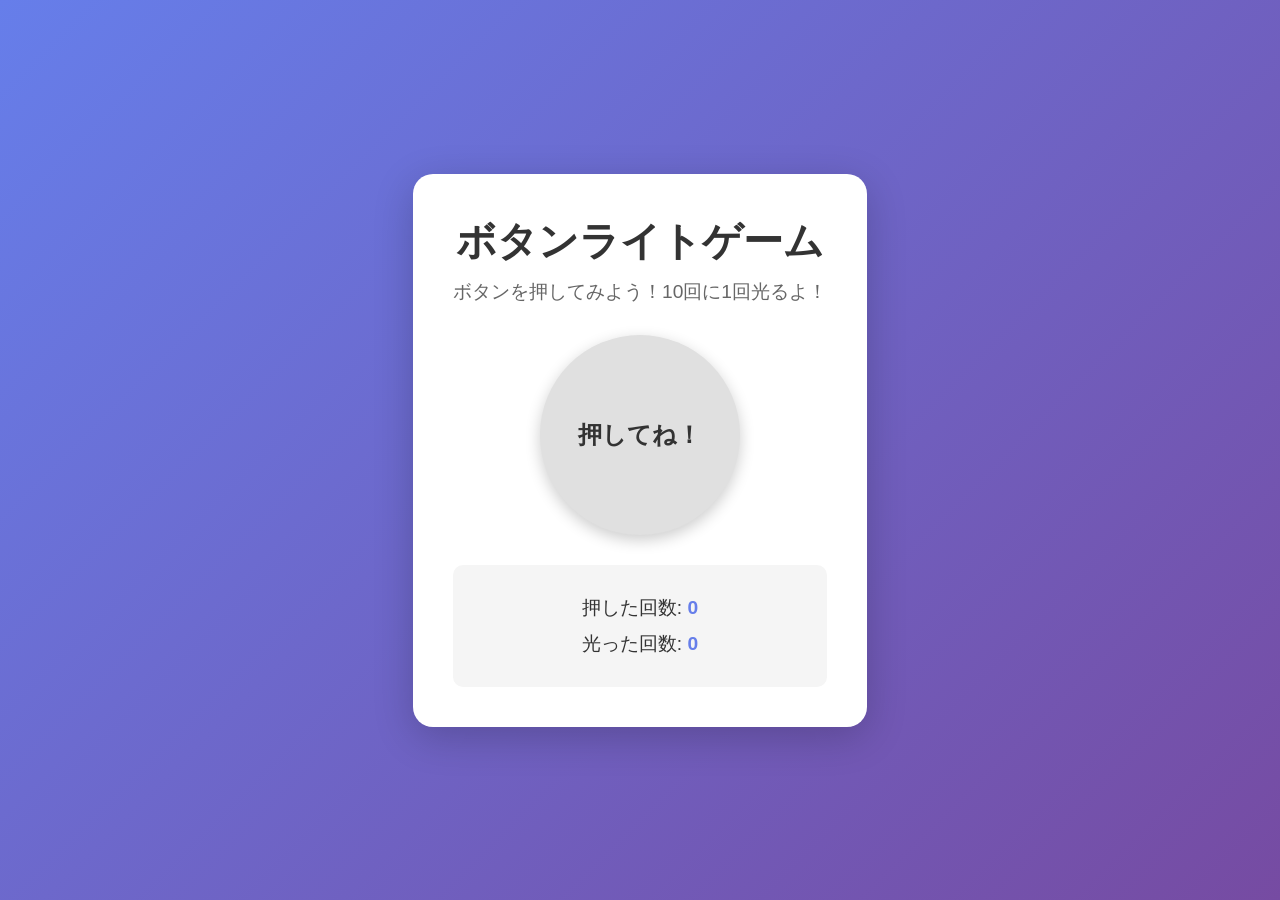
<file: index.html>
<!DOCTYPE html>
<html lang="ja">
<head>
    <meta charset="UTF-8">
    <meta name="viewport" content="width=device-width, initial-scale=1.0">
    <title>ボタンライトゲーム</title>
    <link rel="stylesheet" href="style.css">
</head>
<body>
    <div class="container">
        <h1>ボタンライトゲーム</h1>
        <p class="instruction">ボタンを押してみよう！10回に1回光るよ！</p>
        <button id="gameButton" class="game-button">押してね！</button>
        <div class="stats">
            <p>押した回数: <span id="clickCount">0</span></p>
            <p>光った回数: <span id="lightCount">0</span></p>
        </div>
    </div>
    <script src="script.js"></script>
</body>
</html>
</file>
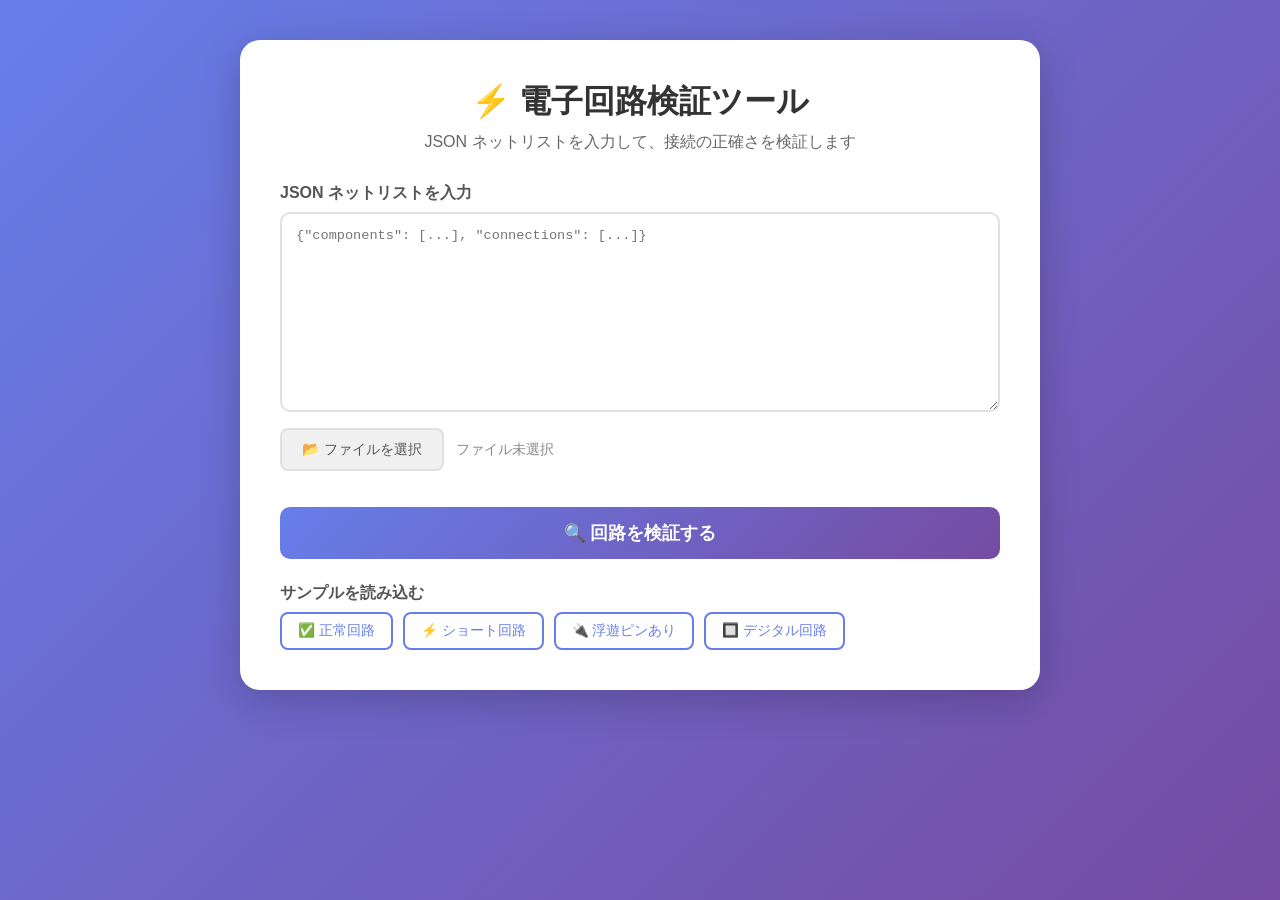
<file: circuit-verifier.html>
<!DOCTYPE html>
<html lang="ja">
<head>
    <meta charset="UTF-8">
    <meta name="viewport" content="width=device-width, initial-scale=1.0">
    <title>電子回路検証ツール</title>
    <style>
        * {
            margin: 0;
            padding: 0;
            box-sizing: border-box;
        }

        body {
            font-family: 'Arial', sans-serif;
            background: linear-gradient(135deg, #667eea 0%, #764ba2 100%);
            min-height: 100vh;
            display: flex;
            justify-content: center;
            align-items: flex-start;
            padding: 40px 20px;
        }

        .container {
            background: white;
            padding: 40px;
            border-radius: 20px;
            box-shadow: 0 10px 40px rgba(0, 0, 0, 0.2);
            width: 100%;
            max-width: 800px;
        }

        h1 {
            color: #333;
            margin-bottom: 8px;
            font-size: 2em;
            text-align: center;
        }

        .subtitle {
            color: #666;
            font-size: 1em;
            text-align: center;
            margin-bottom: 30px;
        }

        .section-title {
            font-size: 1em;
            color: #555;
            font-weight: bold;
            margin-bottom: 8px;
        }

        .input-section {
            margin-bottom: 20px;
        }

        textarea {
            width: 100%;
            height: 200px;
            padding: 14px;
            border: 2px solid #e0e0e0;
            border-radius: 10px;
            font-family: 'Courier New', monospace;
            font-size: 0.85em;
            resize: vertical;
            transition: border-color 0.3s;
            color: #333;
        }

        textarea:focus {
            outline: none;
            border-color: #667eea;
        }

        .file-row {
            display: flex;
            align-items: center;
            gap: 12px;
            margin-top: 12px;
            flex-wrap: wrap;
        }

        .file-label {
            display: inline-block;
            padding: 10px 20px;
            background-color: #f0f0f0;
            border-radius: 8px;
            cursor: pointer;
            font-size: 0.9em;
            color: #555;
            border: 2px solid #e0e0e0;
            transition: all 0.2s;
        }

        .file-label:hover {
            background-color: #e8e8e8;
            border-color: #bbb;
        }

        #fileInput {
            display: none;
        }

        #fileName {
            color: #888;
            font-size: 0.85em;
        }

        .btn-verify {
            width: 100%;
            padding: 14px;
            background: linear-gradient(135deg, #667eea 0%, #764ba2 100%);
            color: white;
            border: none;
            border-radius: 10px;
            font-size: 1.1em;
            font-weight: bold;
            cursor: pointer;
            margin-top: 16px;
            transition: opacity 0.2s, transform 0.1s;
        }

        .btn-verify:hover {
            opacity: 0.9;
        }

        .btn-verify:active {
            transform: scale(0.99);
        }

        .result-section {
            display: none;
            margin-top: 30px;
        }

        .result-section.visible {
            display: block;
        }

        .summary {
            display: flex;
            align-items: center;
            gap: 16px;
            margin-bottom: 20px;
            padding: 16px 20px;
            border-radius: 12px;
            background: #f9f9f9;
        }

        .badge {
            font-size: 1.3em;
            font-weight: bold;
            padding: 8px 20px;
            border-radius: 8px;
            color: white;
            white-space: nowrap;
        }

        .badge.pass {
            background: #4caf50;
        }

        .badge.fail {
            background: #f44336;
        }

        .summary-text {
            font-size: 0.95em;
            color: #444;
        }

        .issue-list {
            margin-bottom: 24px;
        }

        .issue-item {
            display: flex;
            align-items: flex-start;
            gap: 10px;
            padding: 12px 16px;
            border-radius: 8px;
            margin-bottom: 8px;
            font-size: 0.9em;
        }

        .issue-item.error {
            background: #fff5f5;
            border-left: 4px solid #f44336;
        }

        .issue-item.warning {
            background: #fffbf0;
            border-left: 4px solid #ff9800;
        }

        .issue-tag {
            font-weight: bold;
            font-size: 0.8em;
            padding: 2px 8px;
            border-radius: 4px;
            color: white;
            white-space: nowrap;
            margin-top: 1px;
        }

        .issue-tag.error {
            background: #f44336;
        }

        .issue-tag.warning {
            background: #ff9800;
        }

        .component-list {
            background: #f5f5f5;
            border-radius: 10px;
            padding: 16px 20px;
        }

        .component-list-title {
            font-weight: bold;
            color: #555;
            margin-bottom: 12px;
            font-size: 0.95em;
        }

        .component-grid {
            display: grid;
            grid-template-columns: repeat(auto-fill, minmax(180px, 1fr));
            gap: 10px;
        }

        .component-card {
            background: white;
            border-radius: 8px;
            padding: 10px 14px;
            box-shadow: 0 1px 4px rgba(0,0,0,0.08);
            font-size: 0.85em;
        }

        .component-id {
            font-weight: bold;
            color: #667eea;
            margin-bottom: 2px;
        }

        .component-type {
            color: #888;
            font-size: 0.9em;
        }

        .component-value {
            color: #555;
            font-size: 0.9em;
        }

        .divider {
            border: none;
            border-top: 1px solid #eee;
            margin: 20px 0;
        }

        .sample-section {
            margin-top: 24px;
        }

        .sample-buttons {
            display: flex;
            gap: 10px;
            flex-wrap: wrap;
            margin-top: 8px;
        }

        .btn-sample {
            padding: 8px 16px;
            border: 2px solid #667eea;
            color: #667eea;
            background: white;
            border-radius: 8px;
            cursor: pointer;
            font-size: 0.85em;
            transition: all 0.2s;
        }

        .btn-sample:hover {
            background: #667eea;
            color: white;
        }

        .error-msg {
            color: #f44336;
            font-size: 0.9em;
            margin-top: 8px;
        }
    </style>
</head>
<body>
    <div class="container">
        <h1>⚡ 電子回路検証ツール</h1>
        <p class="subtitle">JSON ネットリストを入力して、接続の正確さを検証します</p>

        <div class="input-section">
            <div class="section-title">JSON ネットリストを入力</div>
            <textarea id="jsonInput" placeholder='{"components": [...], "connections": [...]}'></textarea>
            <p id="parseError" class="error-msg" style="display:none;"></p>

            <div class="file-row">
                <label class="file-label" for="fileInput">📂 ファイルを選択</label>
                <input type="file" id="fileInput" accept=".json">
                <span id="fileName">ファイル未選択</span>
            </div>
        </div>

        <button class="btn-verify" id="verifyBtn">🔍 回路を検証する</button>

        <div class="sample-section">
            <div class="section-title">サンプルを読み込む</div>
            <div class="sample-buttons">
                <button class="btn-sample" onclick="loadSample('normal')">✅ 正常回路</button>
                <button class="btn-sample" onclick="loadSample('short')">⚡ ショート回路</button>
                <button class="btn-sample" onclick="loadSample('floating')">🔌 浮遊ピンあり</button>
                <button class="btn-sample" onclick="loadSample('digital')">🔲 デジタル回路</button>
            </div>
        </div>

        <div class="result-section" id="resultSection">
            <hr class="divider">
            <div class="summary" id="summary">
                <span class="badge" id="badge"></span>
                <span class="summary-text" id="summaryText"></span>
            </div>

            <div class="issue-list" id="issueList"></div>

            <div class="component-list" id="componentList"></div>
        </div>
    </div>

    <script>
        // ─── サンプルデータ ───────────────────────────────────────────
        const SAMPLES = {
            normal: {
                components: [
                    { id: "VCC1", type: "power", value: "5V", pins: ["pin1"] },
                    { id: "R1", type: "resistor", value: "1kΩ", pins: ["A", "B"] },
                    { id: "R2", type: "resistor", value: "2kΩ", pins: ["A", "B"] },
                    { id: "C1", type: "capacitor", value: "100uF", pins: ["A", "B"] },
                    { id: "GND1", type: "ground", pins: ["pin1"] }
                ],
                connections: [
                    { from: "VCC1.pin1", to: "R1.A" },
                    { from: "R1.B", to: "R2.A" },
                    { from: "R2.B", to: "C1.A" },
                    { from: "C1.B", to: "GND1.pin1" }
                ]
            },
            short: {
                components: [
                    { id: "VCC1", type: "power", value: "5V", pins: ["pin1"] },
                    { id: "GND1", type: "ground", pins: ["pin1"] }
                ],
                connections: [
                    { from: "VCC1.pin1", to: "GND1.pin1" }
                ]
            },
            floating: {
                components: [
                    { id: "VCC1", type: "power", value: "3.3V", pins: ["pin1"] },
                    { id: "AND1", type: "and_gate", pins: ["in1", "in2", "out"] },
                    { id: "GND1", type: "ground", pins: ["pin1"] }
                ],
                connections: [
                    { from: "VCC1.pin1", to: "AND1.in1" },
                    { from: "AND1.out", to: "GND1.pin1" }
                ]
            },
            digital: {
                components: [
                    { id: "VCC1", type: "power", value: "5V", pins: ["pin1"] },
                    { id: "NOT1", type: "not_gate", pins: ["in", "out"] },
                    { id: "AND1", type: "and_gate", pins: ["in1", "in2", "out"] },
                    { id: "R1", type: "resistor", value: "10kΩ", pins: ["A", "B"] },
                    { id: "GND1", type: "ground", pins: ["pin1"] }
                ],
                connections: [
                    { from: "VCC1.pin1", to: "R1.A" },
                    { from: "R1.B", to: "NOT1.in" },
                    { from: "NOT1.out", to: "AND1.in1" },
                    { from: "VCC1.pin1", to: "AND1.in2" },
                    { from: "AND1.out", to: "GND1.pin1" }
                ]
            }
        };

        function loadSample(key) {
            document.getElementById('jsonInput').value = JSON.stringify(SAMPLES[key], null, 2);
            document.getElementById('parseError').style.display = 'none';
        }

        // ─── ファイル読み込み ──────────────────────────────────────────
        document.getElementById('fileInput').addEventListener('change', function(e) {
            const file = e.target.files[0];
            if (!file) return;
            document.getElementById('fileName').textContent = file.name;
            const reader = new FileReader();
            reader.onload = function(ev) {
                document.getElementById('jsonInput').value = ev.target.result;
                document.getElementById('parseError').style.display = 'none';
            };
            reader.readAsText(file);
        });

        // ─── 部品タイプ定義 ───────────────────────────────────────────
        const POWER_TYPES = new Set(['power', 'vcc']);
        const GROUND_TYPES = new Set(['ground', 'gnd']);
        // ショート判定: これらを通過してもゼロ抵抗とみなす（受動素子を経由しない経路）
        const PASSIVE_TYPES = new Set(['resistor', 'capacitor', 'inductor']);

        // ─── 検証ロジック ─────────────────────────────────────────────

        function buildComponentMap(components) {
            const map = new Map();
            for (const comp of components) {
                map.set(comp.id, comp);
            }
            return map;
        }

        function parsePin(pinStr) {
            const dot = pinStr.indexOf('.');
            if (dot === -1) return null;
            return { compId: pinStr.slice(0, dot), pinName: pinStr.slice(dot + 1) };
        }

        function checkInvalidReferences(netlist, compMap) {
            const issues = [];
            for (const conn of netlist.connections) {
                for (const side of ['from', 'to']) {
                    const parsed = parsePin(conn[side]);
                    if (!parsed) {
                        issues.push({ severity: 'ERROR', message: `接続 "${conn[side]}" の形式が不正です（"部品ID.ピン名" の形式で記述してください）` });
                        continue;
                    }
                    const comp = compMap.get(parsed.compId);
                    if (!comp) {
                        issues.push({ severity: 'ERROR', message: `接続 "${conn[side]}" で参照されている部品 "${parsed.compId}" が存在しません` });
                        continue;
                    }
                    if (!comp.pins.includes(parsed.pinName)) {
                        issues.push({ severity: 'ERROR', message: `部品 "${parsed.compId}" にピン "${parsed.pinName}" は存在しません（利用可能: ${comp.pins.join(', ')}）` });
                    }
                }
            }
            return issues;
        }

        function checkDuplicateConnections(netlist) {
            const issues = [];
            const seen = new Set();
            for (const conn of netlist.connections) {
                const key1 = `${conn.from}|${conn.to}`;
                const key2 = `${conn.to}|${conn.from}`;
                if (seen.has(key1) || seen.has(key2)) {
                    issues.push({ severity: 'WARNING', message: `接続 "${conn.from}" ↔ "${conn.to}" が重複して定義されています` });
                } else {
                    seen.add(key1);
                }
            }
            return issues;
        }

        function checkFloatingPins(netlist, compMap) {
            const issues = [];
            const connectedPins = new Set();
            for (const conn of netlist.connections) {
                connectedPins.add(conn.from);
                connectedPins.add(conn.to);
            }
            for (const comp of netlist.components) {
                for (const pin of comp.pins) {
                    const key = `${comp.id}.${pin}`;
                    if (!connectedPins.has(key)) {
                        issues.push({ severity: 'WARNING', message: `部品 "${comp.id}" のピン "${pin}" が未接続（浮遊ピン）です` });
                    }
                }
            }
            return issues;
        }

        function checkShortCircuit(netlist, compMap) {
            const issues = [];

            // ワイヤグラフを構築（接続リストをそのまま使う）
            // ショート = VCC ノードから GND ノードへ受動素子を経由せずに到達できる
            // ノード = "compId.pinName"
            // 同一部品の異なるピン間の内部接続は、受動素子以外のすべての部品（ゲート等）で通過可能

            // 隣接リスト（ワイヤエッジのみ）
            const wireAdj = new Map(); // pin -> [pin]

            function addEdge(a, b) {
                if (!wireAdj.has(a)) wireAdj.set(a, []);
                if (!wireAdj.has(b)) wireAdj.set(b, []);
                wireAdj.get(a).push(b);
                wireAdj.get(b).push(a);
            }

            for (const conn of netlist.connections) {
                addEdge(conn.from, conn.to);
            }

            // 部品内部接続（受動素子を除く — 受動素子は抵抗になるため短絡経路にならない）
            for (const comp of netlist.components) {
                if (PASSIVE_TYPES.has(comp.type.toLowerCase())) continue;
                // 内部的にすべてのピンを接続（ショート経路として扱う）
                for (let i = 0; i < comp.pins.length; i++) {
                    for (let j = i + 1; j < comp.pins.length; j++) {
                        addEdge(`${comp.id}.${comp.pins[i]}`, `${comp.id}.${comp.pins[j]}`);
                    }
                }
            }

            // VCC / GND ノードを収集
            const vccNodes = [];
            const gndNodes = [];
            for (const comp of netlist.components) {
                const t = comp.type.toLowerCase();
                if (POWER_TYPES.has(t)) {
                    for (const pin of comp.pins) vccNodes.push(`${comp.id}.${pin}`);
                } else if (GROUND_TYPES.has(t)) {
                    for (const pin of comp.pins) gndNodes.push(`${comp.id}.${pin}`);
                }
            }

            const gndSet = new Set(gndNodes);

            for (const startNode of vccNodes) {
                // BFS
                const visited = new Set();
                const queue = [startNode];
                visited.add(startNode);
                let found = false;
                while (queue.length > 0) {
                    const cur = queue.shift();
                    if (gndSet.has(cur)) {
                        found = true;
                        break;
                    }
                    for (const next of (wireAdj.get(cur) || [])) {
                        if (!visited.has(next)) {
                            visited.add(next);
                            queue.push(next);
                        }
                    }
                }
                if (found) {
                    const vccComp = parsePin(startNode);
                    issues.push({
                        severity: 'ERROR',
                        message: `ショート回路を検出！電源 "${vccComp.compId}" から GND へ抵抗なしで直結されています`
                    });
                    break; // 最初の1つだけ報告
                }
            }

            return issues;
        }

        function checkDuplicateIds(netlist) {
            const issues = [];
            const ids = new Set();
            for (const comp of netlist.components) {
                if (ids.has(comp.id)) {
                    issues.push({ severity: 'ERROR', message: `部品 ID "${comp.id}" が重複しています` });
                }
                ids.add(comp.id);
            }
            return issues;
        }

        function runAllChecks(netlist) {
            const compMap = buildComponentMap(netlist.components);
            const issues = [
                ...checkDuplicateIds(netlist),
                ...checkInvalidReferences(netlist, compMap),
                ...checkDuplicateConnections(netlist),
                ...checkShortCircuit(netlist, compMap),
                ...checkFloatingPins(netlist, compMap),
            ];
            const hasError = issues.some(i => i.severity === 'ERROR');
            return { passed: !hasError, issues };
        }

        // ─── 表示 ──────────────────────────────────────────────────────

        const TYPE_LABELS = {
            power: '電源', vcc: '電源',
            ground: 'GND', gnd: 'GND',
            resistor: '抵抗',
            capacitor: 'コンデンサ',
            inductor: 'インダクタ',
            and_gate: 'ANDゲート',
            or_gate: 'ORゲート',
            not_gate: 'NOTゲート',
            nand_gate: 'NANDゲート',
            nor_gate: 'NORゲート',
            xor_gate: 'XORゲート',
        };

        function renderResults(netlist, result) {
            const section = document.getElementById('resultSection');
            section.classList.add('visible');

            // バッジ
            const badge = document.getElementById('badge');
            badge.textContent = result.passed ? 'PASS' : 'FAIL';
            badge.className = 'badge ' + (result.passed ? 'pass' : 'fail');

            // サマリー
            const errCount = result.issues.filter(i => i.severity === 'ERROR').length;
            const warnCount = result.issues.filter(i => i.severity === 'WARNING').length;
            let summaryMsg = result.passed ? '問題は検出されませんでした。' : `${errCount} 件のエラーが検出されました。`;
            if (warnCount > 0) summaryMsg += `（警告: ${warnCount} 件）`;
            document.getElementById('summaryText').textContent = summaryMsg;

            // 問題リスト
            const issueList = document.getElementById('issueList');
            issueList.innerHTML = '';
            if (result.issues.length === 0) {
                issueList.innerHTML = '<p style="color:#4caf50; font-size:0.95em;">✅ すべてのチェックをパスしました。</p>';
            } else {
                for (const issue of result.issues) {
                    const div = document.createElement('div');
                    div.className = 'issue-item ' + issue.severity.toLowerCase();
                    div.innerHTML = `<span class="issue-tag ${issue.severity.toLowerCase()}">${issue.severity}</span><span>${issue.message}</span>`;
                    issueList.appendChild(div);
                }
            }

            // 部品一覧
            const compList = document.getElementById('componentList');
            compList.innerHTML = `<div class="component-list-title">部品一覧（${netlist.components.length} 件）</div>`;
            const grid = document.createElement('div');
            grid.className = 'component-grid';
            for (const comp of netlist.components) {
                const card = document.createElement('div');
                card.className = 'component-card';
                const typeLabel = TYPE_LABELS[comp.type.toLowerCase()] || comp.type;
                card.innerHTML = `
                    <div class="component-id">${comp.id}</div>
                    <div class="component-type">${typeLabel}</div>
                    ${comp.value ? `<div class="component-value">${comp.value}</div>` : ''}
                `;
                grid.appendChild(card);
            }
            compList.appendChild(grid);
        }

        // ─── 検証実行 ─────────────────────────────────────────────────

        document.getElementById('verifyBtn').addEventListener('click', function() {
            const raw = document.getElementById('jsonInput').value.trim();
            const parseError = document.getElementById('parseError');

            if (!raw) {
                parseError.textContent = 'JSONを入力してください。';
                parseError.style.display = 'block';
                document.getElementById('resultSection').classList.remove('visible');
                return;
            }

            let netlist;
            try {
                netlist = JSON.parse(raw);
            } catch (e) {
                parseError.textContent = 'JSONの解析に失敗しました: ' + e.message;
                parseError.style.display = 'block';
                document.getElementById('resultSection').classList.remove('visible');
                return;
            }

            parseError.style.display = 'none';

            if (!Array.isArray(netlist.components) || !Array.isArray(netlist.connections)) {
                parseError.textContent = 'JSONには "components" と "connections" の配列が必要です。';
                parseError.style.display = 'block';
                document.getElementById('resultSection').classList.remove('visible');
                return;
            }

            const result = runAllChecks(netlist);
            renderResults(netlist, result);

            document.getElementById('resultSection').scrollIntoView({ behavior: 'smooth', block: 'nearest' });
        });
    </script>
</body>
</html>
</file>
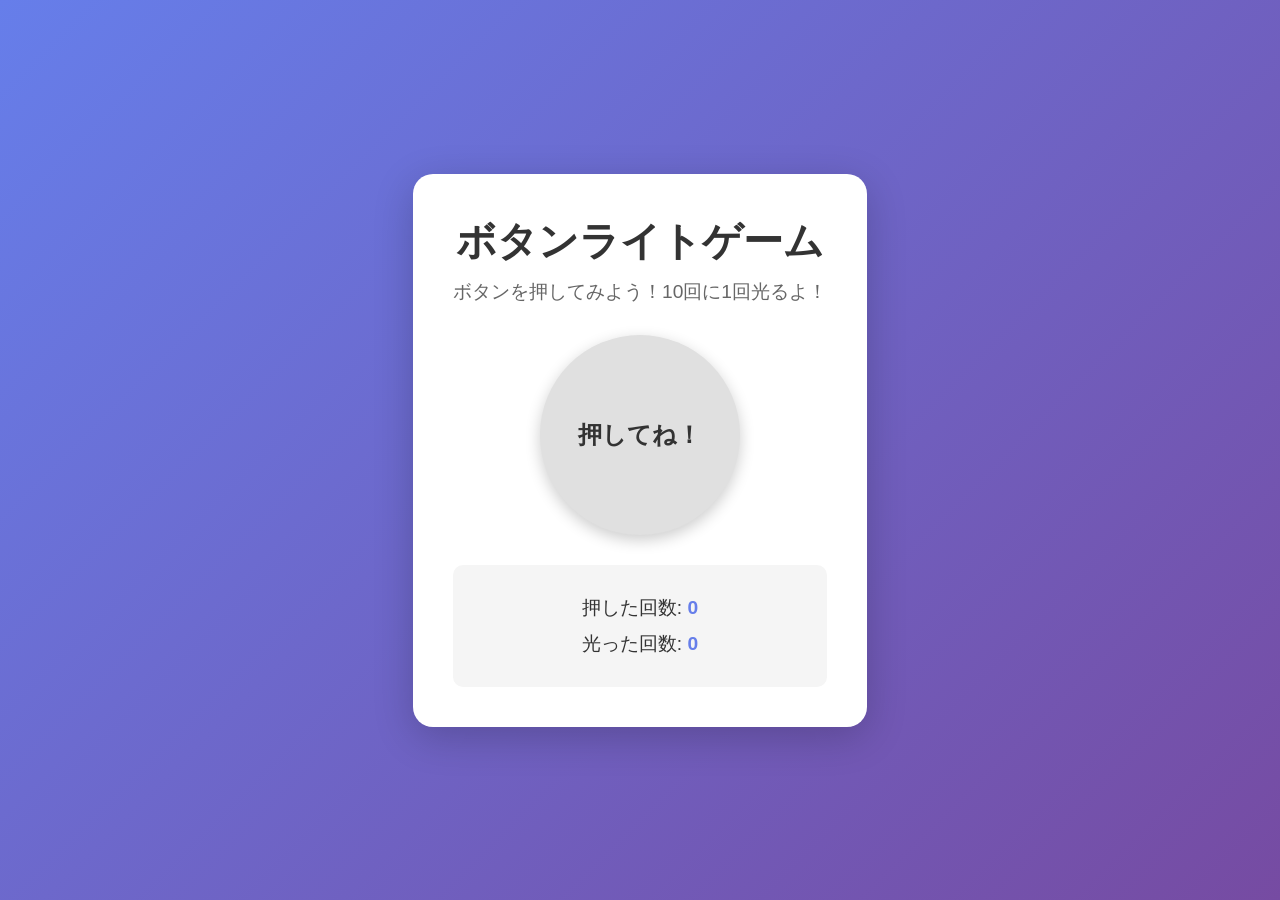
<file: game.html>
<!DOCTYPE html>
<html lang="ja">
<head>
    <meta charset="UTF-8">
    <meta name="viewport" content="width=device-width, initial-scale=1.0">
    <title>ボタンライトゲーム</title>
    <style>
        * {
            margin: 0;
            padding: 0;
            box-sizing: border-box;
        }

        body {
            font-family: 'Arial', sans-serif;
            background: linear-gradient(135deg, #667eea 0%, #764ba2 100%);
            min-height: 100vh;
            display: flex;
            justify-content: center;
            align-items: center;
        }

        .container {
            text-align: center;
            background: white;
            padding: 40px;
            border-radius: 20px;
            box-shadow: 0 10px 40px rgba(0, 0, 0, 0.2);
        }

        h1 {
            color: #333;
            margin-bottom: 10px;
            font-size: 2.5em;
        }

        .instruction {
            color: #666;
            margin-bottom: 30px;
            font-size: 1.2em;
        }

        .game-button {
            width: 200px;
            height: 200px;
            border-radius: 50%;
            border: none;
            background-color: #e0e0e0;
            font-size: 1.5em;
            font-weight: bold;
            color: #333;
            cursor: pointer;
            transition: all 0.3s ease;
            box-shadow: 0 5px 15px rgba(0, 0, 0, 0.2);
        }

        .game-button:hover {
            transform: scale(1.05);
            box-shadow: 0 7px 20px rgba(0, 0, 0, 0.3);
        }

        .game-button:active {
            transform: scale(0.95);
        }

        .game-button.light-red {
            background-color: #ff4444;
            color: white;
            box-shadow: 0 0 30px rgba(255, 68, 68, 0.8),
                        0 0 60px rgba(255, 68, 68, 0.6);
            animation: pulse 0.5s ease-in-out;
        }

        .game-button.light-blue {
            background-color: #4444ff;
            color: white;
            box-shadow: 0 0 30px rgba(68, 68, 255, 0.8),
                        0 0 60px rgba(68, 68, 255, 0.6);
            animation: pulse 0.5s ease-in-out;
        }

        @keyframes pulse {
            0%, 100% {
                transform: scale(1);
            }
            50% {
                transform: scale(1.1);
            }
        }

        .stats {
            margin-top: 30px;
            padding: 20px;
            background-color: #f5f5f5;
            border-radius: 10px;
        }

        .stats p {
            font-size: 1.2em;
            color: #333;
            margin: 10px 0;
        }

        .stats span {
            font-weight: bold;
            color: #667eea;
        }
    </style>
</head>
<body>
    <div class="container">
        <h1>ボタンライトゲーム</h1>
        <p class="instruction">ボタンを押してみよう！10回に1回光るよ！</p>
        <button id="gameButton" class="game-button">押してね！</button>
        <div class="stats">
            <p>押した回数: <span id="clickCount">0</span></p>
            <p>光った回数: <span id="lightCount">0</span></p>
        </div>
    </div>

    <script>
        // ゲームの状態管理
        let clickCount = 0;
        let lightCount = 0;

        // DOM要素の取得
        const gameButton = document.getElementById('gameButton');
        const clickCountElement = document.getElementById('clickCount');
        const lightCountElement = document.getElementById('lightCount');

        // ボタンクリック時の処理
        gameButton.addEventListener('click', function() {
            // クリック回数を増やす
            clickCount++;
            clickCountElement.textContent = clickCount;

            // 10%の確率で光る（10回に1回）
            const shouldLight = Math.random() < 0.1;

            if (shouldLight) {
                // 光った回数を増やす
                lightCount++;
                lightCountElement.textContent = lightCount;

                // ランダムに赤か青を選ぶ
                const isRed = Math.random() < 0.5;
                const lightClass = isRed ? 'light-red' : 'light-blue';

                // ボタンを光らせる
                gameButton.classList.add(lightClass);
                gameButton.textContent = isRed ? '赤！' : '青！';

                // 1秒後に元に戻す
                setTimeout(() => {
                    gameButton.classList.remove(lightClass);
                    gameButton.textContent = '押してね！';
                }, 1000);
            }
        });
    </script>
</body>
</html>
</file>
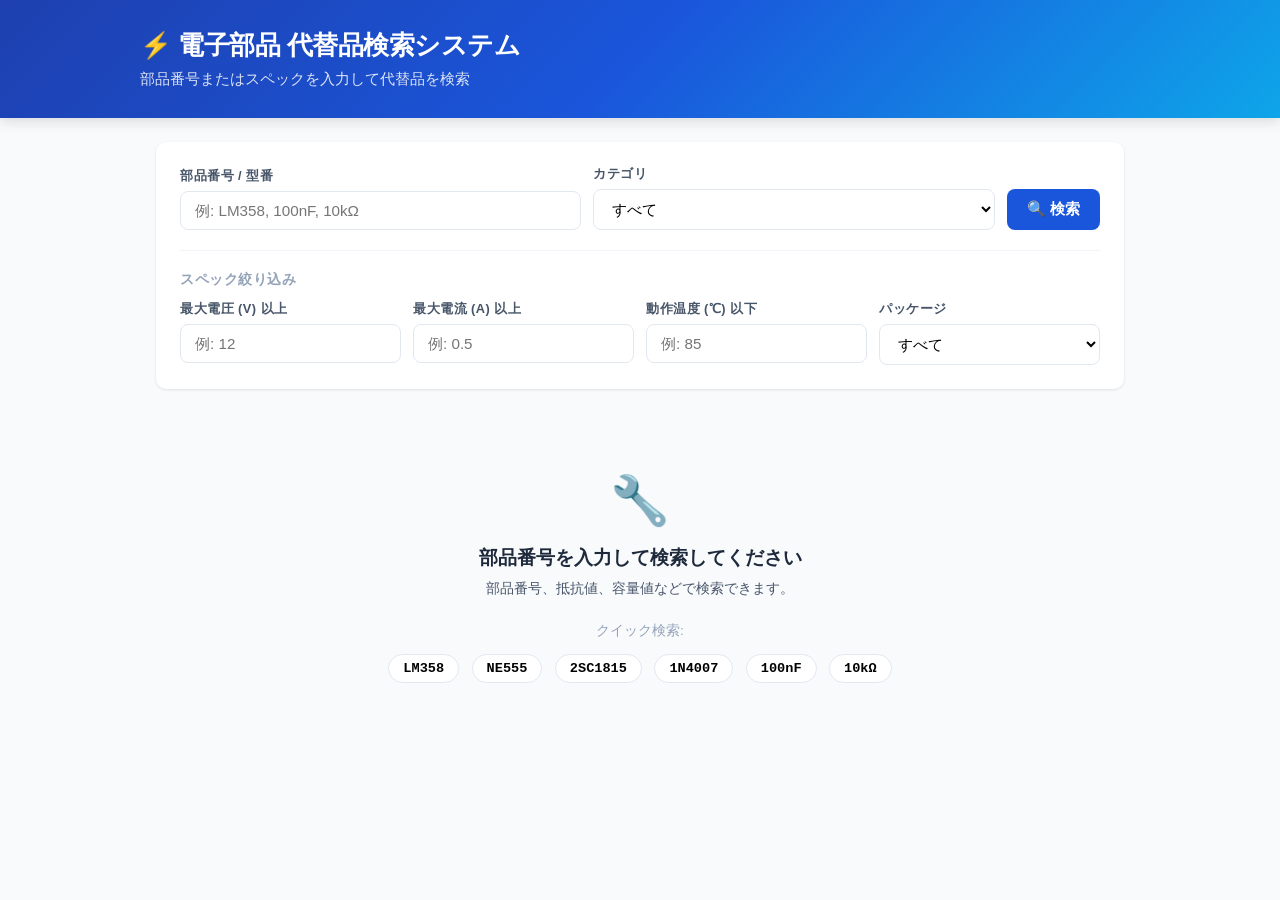
<file: parts-substitution.html>
<!DOCTYPE html>
<html lang="ja">
<head>
    <meta charset="UTF-8">
    <meta name="viewport" content="width=device-width, initial-scale=1.0">
    <title>電子部品 代替品検索システム</title>
    <link rel="stylesheet" href="parts-substitution.css">
</head>
<body>
    <header class="header">
        <div class="header-inner">
            <h1>⚡ 電子部品 代替品検索システム</h1>
            <p class="subtitle">部品番号またはスペックを入力して代替品を検索</p>
        </div>
    </header>

    <main class="main">
        <!-- 検索パネル -->
        <section class="search-panel">
            <div class="search-row">
                <div class="input-group">
                    <label for="partNumber">部品番号 / 型番</label>
                    <input type="text" id="partNumber" placeholder="例: LM358, 100nF, 10kΩ" autocomplete="off">
                </div>
                <div class="input-group">
                    <label for="category">カテゴリ</label>
                    <select id="category">
                        <option value="">すべて</option>
                        <option value="ic">IC / オペアンプ</option>
                        <option value="resistor">抵抗</option>
                        <option value="capacitor">コンデンサ</option>
                        <option value="transistor">トランジスタ</option>
                        <option value="diode">ダイオード</option>
                        <option value="mosfet">MOSFET</option>
                    </select>
                </div>
                <button id="searchBtn" class="btn btn-primary">🔍 検索</button>
            </div>

            <div class="spec-filters" id="specFilters">
                <h3>スペック絞り込み</h3>
                <div class="filter-row">
                    <div class="input-group">
                        <label for="voltageMax">最大電圧 (V) 以上</label>
                        <input type="number" id="voltageMax" placeholder="例: 12" step="0.1">
                    </div>
                    <div class="input-group">
                        <label for="currentMax">最大電流 (A) 以上</label>
                        <input type="number" id="currentMax" placeholder="例: 0.5" step="0.01">
                    </div>
                    <div class="input-group">
                        <label for="tempRange">動作温度 (℃) 以下</label>
                        <input type="number" id="tempRange" placeholder="例: 85" step="1">
                    </div>
                    <div class="input-group">
                        <label for="package">パッケージ</label>
                        <select id="package">
                            <option value="">すべて</option>
                            <option value="DIP">DIP</option>
                            <option value="SOP">SOP</option>
                            <option value="SOT-23">SOT-23</option>
                            <option value="TO-92">TO-92</option>
                            <option value="TO-220">TO-220</option>
                            <option value="0402">0402</option>
                            <option value="0603">0603</option>
                            <option value="0805">0805</option>
                        </select>
                    </div>
                </div>
            </div>
        </section>

        <!-- 結果エリア -->
        <section class="results-section" id="resultsSection" style="display:none">
            <div class="results-header">
                <h2>検索結果</h2>
                <div class="results-meta">
                    <span id="resultCount">0件</span>
                    <button class="btn btn-secondary" id="exportBtn">📥 CSV出力</button>
                </div>
            </div>

            <!-- 元の部品情報 -->
            <div class="original-part-card" id="originalPartCard" style="display:none">
                <h3>🔎 元の部品</h3>
                <div id="originalPartInfo"></div>
            </div>

            <!-- 代替品リスト -->
            <div id="substituteList" class="substitute-list"></div>
        </section>

        <!-- 空状態 -->
        <section class="empty-state" id="emptyState">
            <div class="empty-icon">🔧</div>
            <h2>部品番号を入力して検索してください</h2>
            <p>部品番号、抵抗値、容量値などで検索できます。</p>
            <div class="quick-searches">
                <p>クイック検索:</p>
                <button class="chip" data-query="LM358">LM358</button>
                <button class="chip" data-query="NE555">NE555</button>
                <button class="chip" data-query="2SC1815">2SC1815</button>
                <button class="chip" data-query="1N4007">1N4007</button>
                <button class="chip" data-query="100nF">100nF</button>
                <button class="chip" data-query="10kΩ">10kΩ</button>
            </div>
        </section>

        <!-- ローディング -->
        <section class="loading" id="loading" style="display:none">
            <div class="spinner"></div>
            <p>代替品を検索中...</p>
        </section>

        <!-- 見つからない場合 -->
        <section class="not-found" id="notFound" style="display:none">
            <div class="not-found-icon">😕</div>
            <h2>代替品が見つかりませんでした</h2>
            <p>別のキーワードやスペックで再検索してください。</p>
        </section>
    </main>

    <!-- 部品詳細モーダル -->
    <div class="modal-overlay" id="modalOverlay" style="display:none">
        <div class="modal" id="partModal">
            <button class="modal-close" id="modalClose">✕</button>
            <h2 id="modalTitle"></h2>
            <div id="modalBody"></div>
        </div>
    </div>

    <script src="parts-substitution.js"></script>
</body>
</html>
</file>
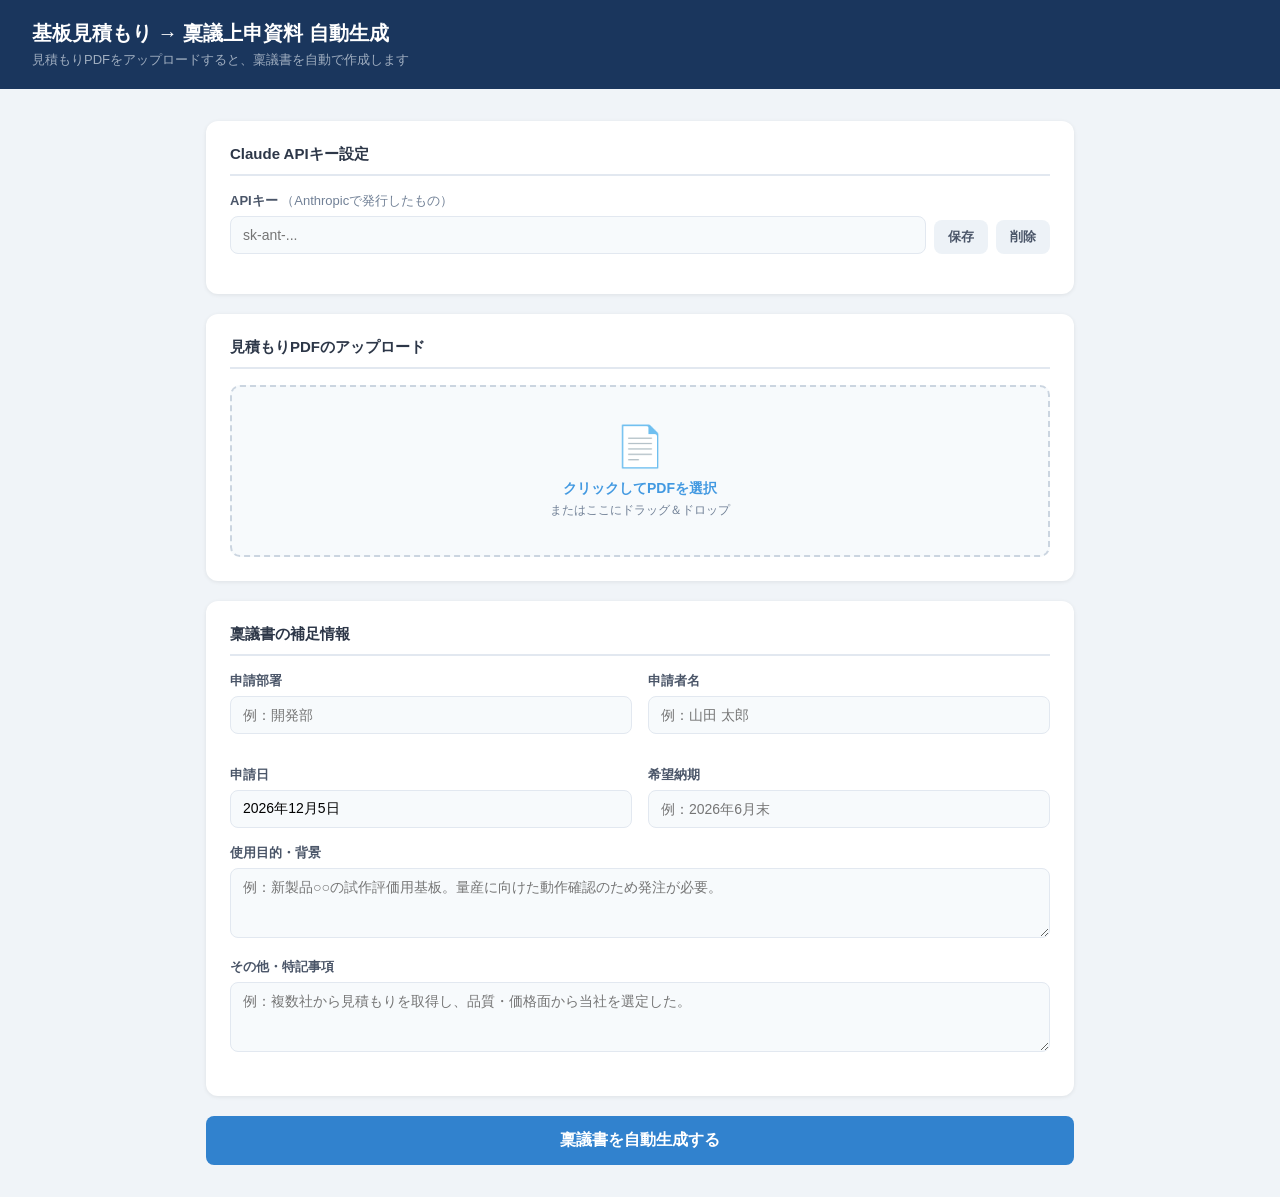
<file: quote-to-approval.html>
<!DOCTYPE html>
<html lang="ja">
<head>
  <meta charset="UTF-8">
  <meta name="viewport" content="width=device-width, initial-scale=1.0">
  <title>基板見積もり → 稟議上申資料 自動生成</title>
  <style>
    * { box-sizing: border-box; margin: 0; padding: 0; }

    body {
      font-family: 'Hiragino Kaku Gothic ProN', 'Meiryo', sans-serif;
      background: #f0f4f8;
      color: #2d3748;
      min-height: 100vh;
    }

    header {
      background: #1a365d;
      color: white;
      padding: 20px 32px;
    }
    header h1 { font-size: 20px; font-weight: 700; }
    header p { font-size: 13px; color: #a0aec0; margin-top: 4px; }

    .main {
      max-width: 900px;
      margin: 32px auto;
      padding: 0 16px;
      display: grid;
      gap: 20px;
    }

    .card {
      background: white;
      border-radius: 12px;
      padding: 24px;
      box-shadow: 0 1px 4px rgba(0,0,0,0.08);
    }
    .card h2 {
      font-size: 15px;
      font-weight: 700;
      color: #2d3748;
      margin-bottom: 16px;
      padding-bottom: 10px;
      border-bottom: 2px solid #e2e8f0;
    }

    label {
      display: block;
      font-size: 13px;
      font-weight: 600;
      color: #4a5568;
      margin-bottom: 6px;
    }
    .form-row { margin-bottom: 16px; }
    .form-grid {
      display: grid;
      grid-template-columns: 1fr 1fr;
      gap: 16px;
    }
    @media (max-width: 600px) { .form-grid { grid-template-columns: 1fr; } }

    input[type="text"],
    input[type="password"],
    textarea,
    select {
      width: 100%;
      padding: 10px 12px;
      border: 1.5px solid #e2e8f0;
      border-radius: 8px;
      font-size: 14px;
      font-family: inherit;
      transition: border-color 0.2s;
      background: #f7fafc;
    }
    input:focus, textarea:focus, select:focus {
      outline: none;
      border-color: #4299e1;
      background: white;
    }
    textarea { resize: vertical; min-height: 70px; }

    .api-key-row {
      display: flex;
      gap: 8px;
      align-items: flex-end;
    }
    .api-key-row input { flex: 1; }

    .upload-area {
      border: 2px dashed #cbd5e0;
      border-radius: 10px;
      padding: 36px 20px;
      text-align: center;
      cursor: pointer;
      transition: all 0.2s;
      background: #f7fafc;
    }
    .upload-area:hover, .upload-area.drag-over {
      border-color: #4299e1;
      background: #ebf8ff;
    }
    .upload-area .icon { font-size: 40px; margin-bottom: 10px; }
    .upload-area p { color: #718096; font-size: 14px; }
    .upload-area p strong { color: #4299e1; }
    .upload-area input[type="file"] { display: none; }
    .file-name {
      margin-top: 10px;
      font-size: 13px;
      color: #2d3748;
      font-weight: 600;
      display: none;
    }

    .btn {
      display: inline-flex;
      align-items: center;
      gap: 8px;
      padding: 11px 20px;
      border-radius: 8px;
      font-size: 14px;
      font-weight: 600;
      cursor: pointer;
      border: none;
      transition: all 0.2s;
    }
    .btn-primary {
      background: #3182ce;
      color: white;
      width: 100%;
      justify-content: center;
      font-size: 16px;
      padding: 14px;
    }
    .btn-primary:hover { background: #2b6cb0; }
    .btn-primary:disabled { background: #a0aec0; cursor: not-allowed; }
    .btn-sm {
      padding: 8px 14px;
      font-size: 13px;
      background: #edf2f7;
      color: #4a5568;
    }
    .btn-sm:hover { background: #e2e8f0; }

    .status {
      display: flex;
      align-items: center;
      gap: 10px;
      padding: 12px 16px;
      border-radius: 8px;
      font-size: 14px;
      display: none;
    }
    .status.loading { background: #ebf8ff; color: #2b6cb0; display: flex; }
    .status.error { background: #fff5f5; color: #c53030; display: flex; }
    .spinner {
      width: 18px; height: 18px;
      border: 2px solid #bee3f8;
      border-top-color: #3182ce;
      border-radius: 50%;
      animation: spin 0.8s linear infinite;
      flex-shrink: 0;
    }
    @keyframes spin { to { transform: rotate(360deg); } }

    /* 稟議書出力エリア */
    #output-section { display: none; }

    .approval-doc {
      border: 1px solid #e2e8f0;
      border-radius: 8px;
      padding: 32px;
      background: white;
      font-size: 14px;
      line-height: 1.8;
    }
    .approval-doc h3 {
      text-align: center;
      font-size: 22px;
      font-weight: 700;
      margin-bottom: 24px;
      letter-spacing: 4px;
    }
    .approval-doc table {
      width: 100%;
      border-collapse: collapse;
      margin-bottom: 20px;
    }
    .approval-doc table td, .approval-doc table th {
      border: 1px solid #cbd5e0;
      padding: 8px 12px;
      vertical-align: top;
    }
    .approval-doc table th {
      background: #f7fafc;
      font-weight: 600;
      width: 140px;
      white-space: nowrap;
    }
    .approval-doc .section-title {
      font-weight: 700;
      margin: 20px 0 8px;
      font-size: 14px;
      border-left: 4px solid #3182ce;
      padding-left: 8px;
    }
    .approval-doc .amount {
      font-size: 20px;
      font-weight: 700;
      color: #c53030;
      text-align: center;
      padding: 12px;
      background: #fff5f5;
      border-radius: 6px;
      margin: 12px 0;
    }
    .approval-doc .sign-area {
      margin-top: 32px;
      display: grid;
      grid-template-columns: repeat(4, 1fr);
      gap: 0;
    }
    .approval-doc .sign-box {
      border: 1px solid #cbd5e0;
      padding: 8px;
      text-align: center;
      min-height: 70px;
    }
    .approval-doc .sign-box .sign-label {
      font-size: 12px;
      color: #718096;
      margin-bottom: 4px;
    }

    .btn-print {
      background: #276749;
      color: white;
    }
    .btn-print:hover { background: #22543d; }

    .output-actions {
      display: flex;
      gap: 10px;
      margin-top: 16px;
      justify-content: flex-end;
    }

    @media print {
      header, .card:not(#output-section .card), .output-actions { display: none !important; }
      #output-section { display: block !important; }
      .approval-doc { border: none; padding: 0; }
    }
  </style>
</head>
<body>

<header>
  <h1>基板見積もり → 稟議上申資料 自動生成</h1>
  <p>見積もりPDFをアップロードすると、稟議書を自動で作成します</p>
</header>

<div class="main">

  <!-- API設定 -->
  <div class="card">
    <h2>Claude APIキー設定</h2>
    <div class="form-row">
      <label>APIキー <span style="color:#718096; font-weight:400;">（Anthropicで発行したもの）</span></label>
      <div class="api-key-row">
        <input type="password" id="apiKey" placeholder="sk-ant-..." autocomplete="off">
        <button class="btn btn-sm" onclick="saveApiKey()">保存</button>
        <button class="btn btn-sm" onclick="clearApiKey()">削除</button>
      </div>
      <p id="apiKeyStatus" style="margin-top:6px; font-size:12px; color:#718096;"></p>
    </div>
  </div>

  <!-- ファイルアップロード -->
  <div class="card">
    <h2>見積もりPDFのアップロード</h2>
    <div class="upload-area" id="uploadArea" onclick="document.getElementById('pdfInput').click()">
      <div class="icon">📄</div>
      <p><strong>クリックしてPDFを選択</strong></p>
      <p style="margin-top:4px; font-size:12px;">またはここにドラッグ＆ドロップ</p>
      <input type="file" id="pdfInput" accept=".pdf" onchange="handleFile(this.files[0])">
      <div class="file-name" id="fileName"></div>
    </div>
  </div>

  <!-- 補足情報 -->
  <div class="card">
    <h2>稟議書の補足情報</h2>
    <div class="form-grid">
      <div class="form-row">
        <label>申請部署</label>
        <input type="text" id="dept" placeholder="例：開発部">
      </div>
      <div class="form-row">
        <label>申請者名</label>
        <input type="text" id="applicant" placeholder="例：山田 太郎">
      </div>
      <div class="form-row">
        <label>申請日</label>
        <input type="text" id="appDate" placeholder="例：2026年4月5日">
      </div>
      <div class="form-row">
        <label>希望納期</label>
        <input type="text" id="deadline" placeholder="例：2026年6月末">
      </div>
    </div>
    <div class="form-row">
      <label>使用目的・背景</label>
      <textarea id="purpose" placeholder="例：新製品○○の試作評価用基板。量産に向けた動作確認のため発注が必要。"></textarea>
    </div>
    <div class="form-row">
      <label>その他・特記事項</label>
      <textarea id="notes" placeholder="例：複数社から見積もりを取得し、品質・価格面から当社を選定した。"></textarea>
    </div>
  </div>

  <!-- 生成ボタン -->
  <button class="btn btn-primary" id="generateBtn" onclick="generate()">
    稟議書を自動生成する
  </button>

  <div class="status" id="status">
    <div class="spinner"></div>
    <span id="statusText">見積もりを解析中...</span>
  </div>

  <!-- 出力 -->
  <div id="output-section">
    <div class="card">
      <h2>生成された稟議上申資料</h2>
      <div class="approval-doc" id="approvalDoc"></div>
      <div class="output-actions">
        <button class="btn btn-sm btn-print" onclick="window.print()">印刷 / PDF保存</button>
        <button class="btn btn-sm" onclick="copyText()">テキストコピー</button>
      </div>
    </div>
  </div>

</div>

<script>
let selectedFile = null;

// APIキー管理
window.onload = () => {
  const saved = localStorage.getItem('claude_api_key');
  if (saved) {
    document.getElementById('apiKey').value = saved;
    document.getElementById('apiKeyStatus').textContent = 'APIキーが保存されています';
  }
  // 今日の日付をデフォルト設定
  const today = new Date();
  document.getElementById('appDate').value =
    `${today.getFullYear()}年${today.getMonth()+1}月${today.getDate()}日`;

  setupDragDrop();
};

function saveApiKey() {
  const key = document.getElementById('apiKey').value.trim();
  if (!key) return;
  localStorage.setItem('claude_api_key', key);
  document.getElementById('apiKeyStatus').textContent = '保存しました';
}

function clearApiKey() {
  localStorage.removeItem('claude_api_key');
  document.getElementById('apiKey').value = '';
  document.getElementById('apiKeyStatus').textContent = '削除しました';
}

// ファイル処理
function handleFile(file) {
  if (!file || file.type !== 'application/pdf') {
    alert('PDFファイルを選択してください');
    return;
  }
  selectedFile = file;
  const nameEl = document.getElementById('fileName');
  nameEl.textContent = `選択済み: ${file.name}`;
  nameEl.style.display = 'block';
  document.getElementById('uploadArea').style.borderColor = '#48bb78';
}

function setupDragDrop() {
  const area = document.getElementById('uploadArea');
  area.addEventListener('dragover', e => { e.preventDefault(); area.classList.add('drag-over'); });
  area.addEventListener('dragleave', () => area.classList.remove('drag-over'));
  area.addEventListener('drop', e => {
    e.preventDefault();
    area.classList.remove('drag-over');
    const file = e.dataTransfer.files[0];
    if (file) handleFile(file);
  });
}

// PDF → base64
function fileToBase64(file) {
  return new Promise((resolve, reject) => {
    const reader = new FileReader();
    reader.onload = () => {
      const b64 = reader.result.split(',')[1];
      resolve(b64);
    };
    reader.onerror = reject;
    reader.readAsDataURL(file);
  });
}

// 稟議書生成
async function generate() {
  const apiKey = document.getElementById('apiKey').value.trim();
  if (!apiKey) { alert('APIキーを入力してください'); return; }
  if (!selectedFile) { alert('PDFファイルを選択してください'); return; }

  const dept = document.getElementById('dept').value || '（未入力）';
  const applicant = document.getElementById('applicant').value || '（未入力）';
  const appDate = document.getElementById('appDate').value || '（未入力）';
  const deadline = document.getElementById('deadline').value || '（未入力）';
  const purpose = document.getElementById('purpose').value || '（未入力）';
  const notes = document.getElementById('notes').value || '（なし）';

  setLoading(true, '見積もりPDFを解析中...');

  try {
    const pdfBase64 = await fileToBase64(selectedFile);

    const prompt = `あなたは日本の製造業の購買・経理担当者です。
添付された基板（プリント基板/PCB）の見積もりPDFを読み取り、以下の情報を抽出してください。

【抽出する情報】
- 発注先（仕入先）会社名
- 見積番号・見積日
- 基板の品名・型番・仕様（層数、サイズ、表面処理など）
- 数量と単位
- 単価
- 合計金額（税抜き・税込み）
- 納期
- 備考・特記事項

次に、以下の補足情報と組み合わせて、社内稟議上申資料のHTMLを生成してください。

【補足情報】
- 申請部署: ${dept}
- 申請者: ${applicant}
- 申請日: ${appDate}
- 希望納期: ${deadline}
- 使用目的・背景: ${purpose}
- 特記事項: ${notes}

【出力形式】
以下の構成でHTMLを出力してください。CSSクラスはapproval-doc内で定義済みのものを使ってください。
Markdownのコードブロック（\`\`\`）は不要です。HTMLタグのみ出力してください。

出力するHTMLの構成:
1. <h3>稟 議 上 申 書</h3>
2. 承認欄テーブル（sign-area/sign-box）: 「役員」「部長」「課長」「担当」の4列
3. 基本情報テーブル（申請日、申請部署、申請者、件名）
4. 発注内容セクション: 発注先、見積番号、品名・仕様テーブル、合計金額（amountクラス）
5. 申請理由・目的セクション
6. 経緯・選定理由セクション
7. 特記事項セクション

注意: 金額は税抜き・消費税・税込みを明記してください。PDFから読み取れない項目は「（要確認）」と記載してください。`;

    setLoading(true, 'Claude AIが稟議書を作成中...');

    const response = await fetch('https://api.anthropic.com/v1/messages', {
      method: 'POST',
      headers: {
        'x-api-key': apiKey,
        'anthropic-version': '2023-06-01',
        'content-type': 'application/json',
        'anthropic-dangerous-direct-browser-calls': 'true'
      },
      body: JSON.stringify({
        model: 'claude-sonnet-4-6',
        max_tokens: 4096,
        messages: [{
          role: 'user',
          content: [
            {
              type: 'document',
              source: {
                type: 'base64',
                media_type: 'application/pdf',
                data: pdfBase64
              }
            },
            {
              type: 'text',
              text: prompt
            }
          ]
        }]
      })
    });

    if (!response.ok) {
      const err = await response.json().catch(() => ({}));
      throw new Error(err.error?.message || `APIエラー: ${response.status}`);
    }

    const data = await response.json();
    const html = data.content[0].text
      .replace(/```html\n?/g, '')
      .replace(/```\n?/g, '')
      .trim();

    document.getElementById('approvalDoc').innerHTML = html;
    document.getElementById('output-section').style.display = 'block';
    document.getElementById('output-section').scrollIntoView({ behavior: 'smooth' });
    setLoading(false);

  } catch (e) {
    setLoading(false, null, e.message);
  }
}

function setLoading(loading, text, error) {
  const statusEl = document.getElementById('status');
  const btn = document.getElementById('generateBtn');

  if (loading) {
    statusEl.className = 'status loading';
    document.getElementById('statusText').textContent = text;
    btn.disabled = true;
  } else if (error) {
    statusEl.className = 'status error';
    document.getElementById('statusText').textContent = 'エラー: ' + error;
    btn.disabled = false;
  } else {
    statusEl.style.display = 'none';
    statusEl.className = 'status';
    btn.disabled = false;
  }
}

function copyText() {
  const doc = document.getElementById('approvalDoc');
  navigator.clipboard.writeText(doc.innerText).then(() => alert('コピーしました'));
}
</script>
</body>
</html>
</file>
<file: style.css>
* {
    margin: 0;
    padding: 0;
    box-sizing: border-box;
}

body {
    font-family: 'Arial', sans-serif;
    background: linear-gradient(135deg, #667eea 0%, #764ba2 100%);
    min-height: 100vh;
    display: flex;
    justify-content: center;
    align-items: center;
}

.container {
    text-align: center;
    background: white;
    padding: 40px;
    border-radius: 20px;
    box-shadow: 0 10px 40px rgba(0, 0, 0, 0.2);
}

h1 {
    color: #333;
    margin-bottom: 10px;
    font-size: 2.5em;
}

.instruction {
    color: #666;
    margin-bottom: 30px;
    font-size: 1.2em;
}

.game-button {
    width: 200px;
    height: 200px;
    border-radius: 50%;
    border: none;
    background-color: #e0e0e0;
    font-size: 1.5em;
    font-weight: bold;
    color: #333;
    cursor: pointer;
    transition: all 0.3s ease;
    box-shadow: 0 5px 15px rgba(0, 0, 0, 0.2);
}

.game-button:hover {
    transform: scale(1.05);
    box-shadow: 0 7px 20px rgba(0, 0, 0, 0.3);
}

.game-button:active {
    transform: scale(0.95);
}

.game-button.light-red {
    background-color: #ff4444;
    color: white;
    box-shadow: 0 0 30px rgba(255, 68, 68, 0.8),
                0 0 60px rgba(255, 68, 68, 0.6);
    animation: pulse 0.5s ease-in-out;
}

.game-button.light-blue {
    background-color: #4444ff;
    color: white;
    box-shadow: 0 0 30px rgba(68, 68, 255, 0.8),
                0 0 60px rgba(68, 68, 255, 0.6);
    animation: pulse 0.5s ease-in-out;
}

@keyframes pulse {
    0%, 100% {
        transform: scale(1);
    }
    50% {
        transform: scale(1.1);
    }
}

.stats {
    margin-top: 30px;
    padding: 20px;
    background-color: #f5f5f5;
    border-radius: 10px;
}

.stats p {
    font-size: 1.2em;
    color: #333;
    margin: 10px 0;
}

.stats span {
    font-weight: bold;
    color: #667eea;
}
</file>
<file: parts-substitution.css>
/* ===================================================
   電子部品 代替品検索システム — スタイルシート
   =================================================== */

*, *::before, *::after { box-sizing: border-box; margin: 0; padding: 0; }

:root {
  --primary: #1a56db;
  --primary-dark: #1240a6;
  --accent: #0ea5e9;
  --success: #16a34a;
  --warning: #d97706;
  --danger: #dc2626;
  --gray-50: #f8fafc;
  --gray-100: #f1f5f9;
  --gray-200: #e2e8f0;
  --gray-300: #cbd5e1;
  --gray-400: #94a3b8;
  --gray-600: #475569;
  --gray-800: #1e293b;
  --radius: 10px;
  --shadow-sm: 0 1px 3px rgba(0,0,0,.1);
  --shadow-md: 0 4px 12px rgba(0,0,0,.12);
}

body {
  font-family: 'Segoe UI', 'Helvetica Neue', Arial, 'Hiragino Kaku Gothic ProN', 'Meiryo', sans-serif;
  background: var(--gray-50);
  color: var(--gray-800);
  min-height: 100vh;
}

/* ─── Header ─────────────────────────────────── */
.header {
  background: linear-gradient(135deg, #1e40af 0%, #1a56db 50%, #0ea5e9 100%);
  color: #fff;
  padding: 28px 24px;
  box-shadow: var(--shadow-md);
}
.header-inner { max-width: 1000px; margin: 0 auto; }
.header h1 { font-size: 1.6rem; font-weight: 700; letter-spacing: -.5px; }
.subtitle { margin-top: 6px; opacity: .85; font-size: .95rem; }

/* ─── Main layout ─────────────────────────────── */
.main {
  max-width: 1000px;
  margin: 0 auto;
  padding: 24px 16px 60px;
}

/* ─── Search panel ────────────────────────────── */
.search-panel {
  background: #fff;
  border-radius: var(--radius);
  padding: 24px;
  box-shadow: var(--shadow-sm);
  margin-bottom: 24px;
}
.search-row {
  display: flex;
  gap: 12px;
  align-items: flex-end;
  flex-wrap: wrap;
}
.input-group {
  display: flex;
  flex-direction: column;
  gap: 6px;
  flex: 1;
  min-width: 140px;
}
.input-group label {
  font-size: .8rem;
  font-weight: 600;
  color: var(--gray-600);
  text-transform: uppercase;
  letter-spacing: .5px;
}
.input-group input,
.input-group select {
  padding: 10px 14px;
  border: 1.5px solid var(--gray-200);
  border-radius: 8px;
  font-size: .95rem;
  outline: none;
  transition: border-color .2s;
  background: #fff;
}
.input-group input:focus,
.input-group select:focus {
  border-color: var(--primary);
  box-shadow: 0 0 0 3px rgba(26,86,219,.12);
}

/* Spec filters */
.spec-filters {
  margin-top: 20px;
  padding-top: 20px;
  border-top: 1px solid var(--gray-100);
}
.spec-filters h3 {
  font-size: .85rem;
  font-weight: 600;
  color: var(--gray-400);
  text-transform: uppercase;
  letter-spacing: .5px;
  margin-bottom: 12px;
}
.filter-row {
  display: flex;
  gap: 12px;
  flex-wrap: wrap;
}

/* ─── Buttons ─────────────────────────────────── */
.btn {
  padding: 10px 20px;
  border: none;
  border-radius: 8px;
  font-size: .95rem;
  font-weight: 600;
  cursor: pointer;
  transition: background .2s, transform .1s;
  white-space: nowrap;
}
.btn:active { transform: scale(.97); }
.btn-primary { background: var(--primary); color: #fff; }
.btn-primary:hover { background: var(--primary-dark); }
.btn-secondary { background: var(--gray-100); color: var(--gray-800); }
.btn-secondary:hover { background: var(--gray-200); }
.btn-outline {
  background: transparent;
  color: var(--primary);
  border: 1.5px solid var(--primary);
  padding: 6px 14px;
  font-size: .85rem;
}
.btn-outline:hover { background: rgba(26,86,219,.06); }

/* ─── Results section ─────────────────────────── */
.results-section {}
.results-header {
  display: flex;
  justify-content: space-between;
  align-items: center;
  margin-bottom: 16px;
}
.results-header h2 { font-size: 1.2rem; font-weight: 700; }
.results-meta { display: flex; align-items: center; gap: 12px; }
#resultCount { color: var(--gray-400); font-size: .9rem; }

/* Original part */
.original-part-card {
  background: #eff6ff;
  border: 2px solid #bfdbfe;
  border-radius: var(--radius);
  padding: 20px;
  margin-bottom: 24px;
}
.original-part-card h3 {
  font-size: .85rem;
  font-weight: 700;
  text-transform: uppercase;
  letter-spacing: .5px;
  color: var(--primary);
  margin-bottom: 14px;
}
.original-part-card .part-card {
  box-shadow: none;
  border: none;
  background: transparent;
  padding: 0;
}

/* ─── Result sections (基板変更不要 / 要確認) ─── */
.result-section { margin-bottom: 32px; }
.result-section--secondary { margin-top: 8px; }

.result-section-header {
  display: flex;
  align-items: flex-start;
  gap: 14px;
  padding: 14px 18px;
  border-radius: var(--radius) var(--radius) 0 0;
  margin-bottom: 0;
  border-bottom: none;
}
.result-section-header--ok {
  background: #f0fdf4;
  border: 2px solid #bbf7d0;
  border-bottom: none;
  border-radius: var(--radius) var(--radius) 0 0;
}
.result-section-header--ng {
  background: #fffbeb;
  border: 2px solid #fde68a;
  border-bottom: none;
  border-radius: var(--radius) var(--radius) 0 0;
}
.result-section-header .section-icon {
  font-size: 1.4rem;
  line-height: 1;
  margin-top: 2px;
}
.result-section-header h3 {
  font-size: 1rem;
  font-weight: 700;
  color: var(--gray-800);
  margin-bottom: 3px;
}
.result-section-header--ok h3 { color: #15803d; }
.result-section-header--ng h3 { color: #92400e; }
.result-section-header p {
  font-size: .82rem;
  color: var(--gray-600);
  line-height: 1.4;
}
.section-count {
  font-size: .8rem;
  font-weight: 600;
  padding: 1px 8px;
  border-radius: 12px;
  margin-left: 6px;
  vertical-align: middle;
}
.result-section-header--ok .section-count { background: #bbf7d0; color: #15803d; }
.result-section-header--ng .section-count { background: #fde68a; color: #92400e; }

.result-section .substitute-list {
  border: 2px solid var(--gray-200);
  border-top: none;
  border-radius: 0 0 var(--radius) var(--radius);
  padding: 16px;
  background: #fff;
}
.result-section-header--ok + .substitute-list { border-color: #bbf7d0; }
.result-section-header--ng + .substitute-list { border-color: #fde68a; }

/* ─── Part cards ──────────────────────────────── */
.substitute-list {
  display: grid;
  grid-template-columns: repeat(auto-fill, minmax(280px, 1fr));
  gap: 16px;
}
.part-card {
  background: #fff;
  border-radius: var(--radius);
  padding: 18px;
  box-shadow: var(--shadow-sm);
  border: 1.5px solid var(--gray-100);
  transition: box-shadow .2s, transform .2s;
  display: flex;
  flex-direction: column;
  gap: 10px;
}
.part-card:hover {
  box-shadow: var(--shadow-md);
  transform: translateY(-2px);
}
.part-card-header {
  display: flex;
  flex-direction: column;
  gap: 6px;
}
.part-card-title {
  display: flex;
  align-items: center;
  flex-wrap: wrap;
  gap: 4px;
}
.part-card-badges {
  display: flex;
  flex-wrap: wrap;
  gap: 4px;
}
.part-number {
  font-size: 1.15rem;
  font-weight: 700;
  color: var(--gray-800);
  font-family: 'Courier New', monospace;
}
.part-name { font-size: .9rem; color: var(--gray-600); }
.part-manufacturer { font-size: .8rem; color: var(--gray-400); }
.part-desc { font-size: .82rem; color: var(--gray-600); line-height: 1.5; flex: 1; }

/* Category badge */
.category-badge {
  font-size: .7rem;
  font-weight: 700;
  padding: 2px 8px;
  border-radius: 20px;
  text-transform: uppercase;
  margin-left: 6px;
}
.category-ic      { background: #dbeafe; color: #1d4ed8; }
.category-resistor { background: #fef3c7; color: #92400e; }
.category-capacitor { background: #d1fae5; color: #065f46; }
.category-transistor { background: #ede9fe; color: #4c1d95; }
.category-diode   { background: #fee2e2; color: #7f1d1d; }
.category-mosfet  { background: #fce7f3; color: #831843; }

/* ── ピンコンパチバッジ ── */
.pin-badge {
  font-size: .75rem;
  font-weight: 700;
  padding: 3px 10px;
  border-radius: 20px;
  white-space: nowrap;
}
.pin-badge--ok  { background: #d1fae5; color: #15803d; }
.pin-badge--ng  { background: #fef3c7; color: #92400e; }

/* ── コストバッジ ── */
.cost-badge {
  font-size: .75rem;
  font-weight: 700;
  padding: 3px 8px;
  border-radius: 20px;
  white-space: nowrap;
  font-family: 'Courier New', monospace;
  cursor: default;
}
.cost-low  { background: #dbeafe; color: #1d4ed8; }   /* 安い */
.cost-mid  { background: #f1f5f9; color: var(--gray-600); }
.cost-high { background: #fee2e2; color: var(--danger); } /* 高い */

/* ── 電気スコアバッジ ── */
.elec-badge {
  font-size: .7rem;
  font-weight: 600;
  padding: 2px 8px;
  border-radius: 20px;
  white-space: nowrap;
}
.elec-great { background: #d1fae5; color: #15803d; }
.elec-good  { background: #dbeafe; color: #1d4ed8; }
.elec-fair  { background: #fef3c7; color: #92400e; }
.elec-poor  { background: #fee2e2; color: var(--danger); }

/* ── 単価表示 ── */
.price-tag {
  margin-left: 8px;
  font-size: .8rem;
  font-weight: 600;
  color: var(--primary);
  background: #eff6ff;
  padding: 1px 7px;
  border-radius: 4px;
}

/* Spec grid */
.spec-grid {
  display: grid;
  grid-template-columns: 1fr 1fr;
  gap: 4px 8px;
  font-size: .8rem;
}
.spec-row { display: contents; }
.spec-label { color: var(--gray-400); }
.spec-value { font-weight: 600; color: var(--gray-800); font-family: 'Courier New', monospace; font-size: .78rem; }

.spec-grid--modal {
  grid-template-columns: 1fr 1fr;
  gap: 8px 16px;
}
.spec-grid--modal .spec-label { font-size: .9rem; }
.spec-grid--modal .spec-value { font-size: .9rem; }

/* ─── Empty / Loading / Not found states ──────── */
.empty-state, .loading, .not-found {
  text-align: center;
  padding: 60px 20px;
  color: var(--gray-600);
}
.empty-icon, .not-found-icon { font-size: 3rem; margin-bottom: 16px; }
.empty-state h2, .not-found h2 { font-size: 1.2rem; margin-bottom: 8px; color: var(--gray-800); }
.empty-state p, .not-found p { font-size: .9rem; }

/* Quick searches */
.quick-searches { margin-top: 24px; }
.quick-searches p { font-size: .85rem; color: var(--gray-400); margin-bottom: 10px; }
.chip {
  display: inline-block;
  margin: 4px;
  padding: 6px 14px;
  border: 1.5px solid var(--gray-200);
  border-radius: 20px;
  background: #fff;
  font-size: .85rem;
  cursor: pointer;
  transition: border-color .2s, background .2s;
  font-family: 'Courier New', monospace;
  font-weight: 600;
}
.chip:hover { border-color: var(--primary); color: var(--primary); background: #eff6ff; }

/* Spinner */
.spinner {
  width: 40px;
  height: 40px;
  border: 4px solid var(--gray-200);
  border-top-color: var(--primary);
  border-radius: 50%;
  animation: spin .8s linear infinite;
  margin: 0 auto 16px;
}
@keyframes spin { to { transform: rotate(360deg); } }

/* ─── Modal ───────────────────────────────────── */
.modal-overlay {
  position: fixed;
  inset: 0;
  background: rgba(0,0,0,.45);
  display: flex;
  align-items: center;
  justify-content: center;
  z-index: 100;
  padding: 20px;
}
.modal {
  background: #fff;
  border-radius: 14px;
  padding: 32px;
  max-width: 720px;
  width: 100%;
  position: relative;
  box-shadow: 0 20px 60px rgba(0,0,0,.25);
  max-height: 90vh;
  overflow-y: auto;
}
.modal-close {
  position: absolute;
  top: 16px;
  right: 16px;
  background: var(--gray-100);
  border: none;
  border-radius: 50%;
  width: 32px;
  height: 32px;
  font-size: 1rem;
  cursor: pointer;
  display: flex;
  align-items: center;
  justify-content: center;
}
.modal-close:hover { background: var(--gray-200); }
#modalTitle {
  font-size: 1.2rem;
  font-weight: 700;
  margin-bottom: 20px;
  padding-right: 40px;
  font-family: 'Courier New', monospace;
}
.modal-desc { font-size: .9rem; color: var(--gray-600); line-height: 1.6; margin-bottom: 20px; }
.alt-info {
  margin-top: 16px;
  font-size: .85rem;
  color: var(--primary);
  background: #eff6ff;
  padding: 8px 12px;
  border-radius: 6px;
}

/* ─── 比較テーブル (モーダル内) ─────────────────── */
.cmp-block {
  margin-bottom: 24px;
}
.cmp-title {
  font-size: .9rem;
  font-weight: 700;
  color: var(--gray-800);
  margin-bottom: 8px;
  display: flex;
  align-items: center;
  gap: 8px;
  flex-wrap: wrap;
}
.cmp-note {
  font-size: .78rem;
  color: var(--gray-400);
  margin-bottom: 8px;
  font-style: italic;
}
.cmp-divider {
  border: none;
  border-top: 1px dashed var(--gray-200);
  margin: 20px 0;
}
.cmp-table-wrap { overflow-x: auto; }
.cmp-table {
  width: 100%;
  border-collapse: collapse;
  font-size: .82rem;
  table-layout: auto;
}
.cmp-table th {
  background: var(--gray-100);
  padding: 6px 10px;
  text-align: left;
  font-weight: 600;
  font-size: .78rem;
  color: var(--gray-600);
  border-bottom: 2px solid var(--gray-200);
  white-space: nowrap;
}
.cmp-table td {
  padding: 6px 10px;
  border-bottom: 1px solid var(--gray-100);
  vertical-align: middle;
}
.cmp-label { color: var(--gray-600); font-weight: 500; white-space: nowrap; }
.cmp-orig, .cmp-cand { font-family: 'Courier New', monospace; font-size: .82rem; }

/* 行ごとの背景色 (判定結果) */
.cmp-row--better { background: #f0fdf4; }
.cmp-row--warn   { background: #fff7ed; }
.cmp-row--ok     { background: #f8faff; }

/* 判定セル */
.cmp-status { font-size: .75rem; font-weight: 700; white-space: nowrap; }
.cmp-status--better { color: #15803d; }
.cmp-status--ok     { color: var(--primary); }
.cmp-status--same   { color: var(--gray-400); }
.cmp-status--warn   { color: var(--warning); }
.cmp-status--info   { color: var(--gray-400); }

/* ピン配置テーブル */
.cmp-table--pin .cmp-pin-num  { text-align: center; font-weight: 700; font-family: 'Courier New', monospace; width: 40px; }
.cmp-table--pin .cmp-pin-name { font-family: 'Courier New', monospace; font-weight: 600; color: var(--primary); }
.cmp-table--pin .cmp-pin-func { color: var(--gray-600); font-size: .8rem; }

/* カテゴリ行ラベル (詳細スペック比較) */
.cmp-sub-block { margin-bottom: 16px; }
.cmp-sub-block + .cmp-sub-block { border-top: 1px solid var(--gray-100); padding-top: 12px; }
.cmp-cat-label {
  font-size: .72rem;
  font-weight: 700;
  color: var(--primary);
  text-transform: uppercase;
  letter-spacing: .06em;
  margin-bottom: 4px;
}
.cmp-sym {
  font-family: 'Courier New', monospace;
  font-size: .78rem;
  color: var(--gray-500);
  margin-right: 4px;
}
.cmp-cond {
  display: block;
  font-size: .72rem;
  color: var(--gray-400);
  font-style: italic;
  margin-top: 1px;
}

/* データシートリンク */
.ds-link-wrap {
  display: flex;
  align-items: center;
  gap: 10px;
  margin-top: 16px;
  flex-wrap: wrap;
}
.btn-ds { font-size: .82rem; padding: 6px 14px; white-space: nowrap; }
.ds-source { font-size: .75rem; color: var(--gray-400); }

/* ピンコンパチ注記 */
.pin-compat-note {
  font-size: .72rem;
  font-weight: 700;
  padding: 2px 8px;
  border-radius: 10px;
}
.pin-compat-note--ok { background: #d1fae5; color: #15803d; }
.pin-compat-note--ng { background: #fef3c7; color: #92400e; }

/* 2列ピン比較 */
.cmp-pin-pair {
  display: grid;
  grid-template-columns: 1fr 1fr;
  gap: 16px;
}
.cmp-pin-half h5 {
  font-size: .85rem;
  font-weight: 700;
  margin-bottom: 4px;
  display: flex;
  align-items: center;
  gap: 6px;
  flex-wrap: wrap;
}
.cmp-pin-desc {
  font-size: .72rem;
  font-weight: 400;
  color: var(--gray-400);
}

/* ─── Responsive ──────────────────────────────── */
@media (max-width: 640px) {
  .header h1 { font-size: 1.2rem; }
  .search-row { flex-direction: column; }
  .btn-primary { width: 100%; }
  .substitute-list { grid-template-columns: 1fr; }
  .result-section-header { flex-direction: column; gap: 8px; }
  .cmp-pin-pair { grid-template-columns: 1fr; }
  .modal { padding: 20px 16px; }
}
</file>
